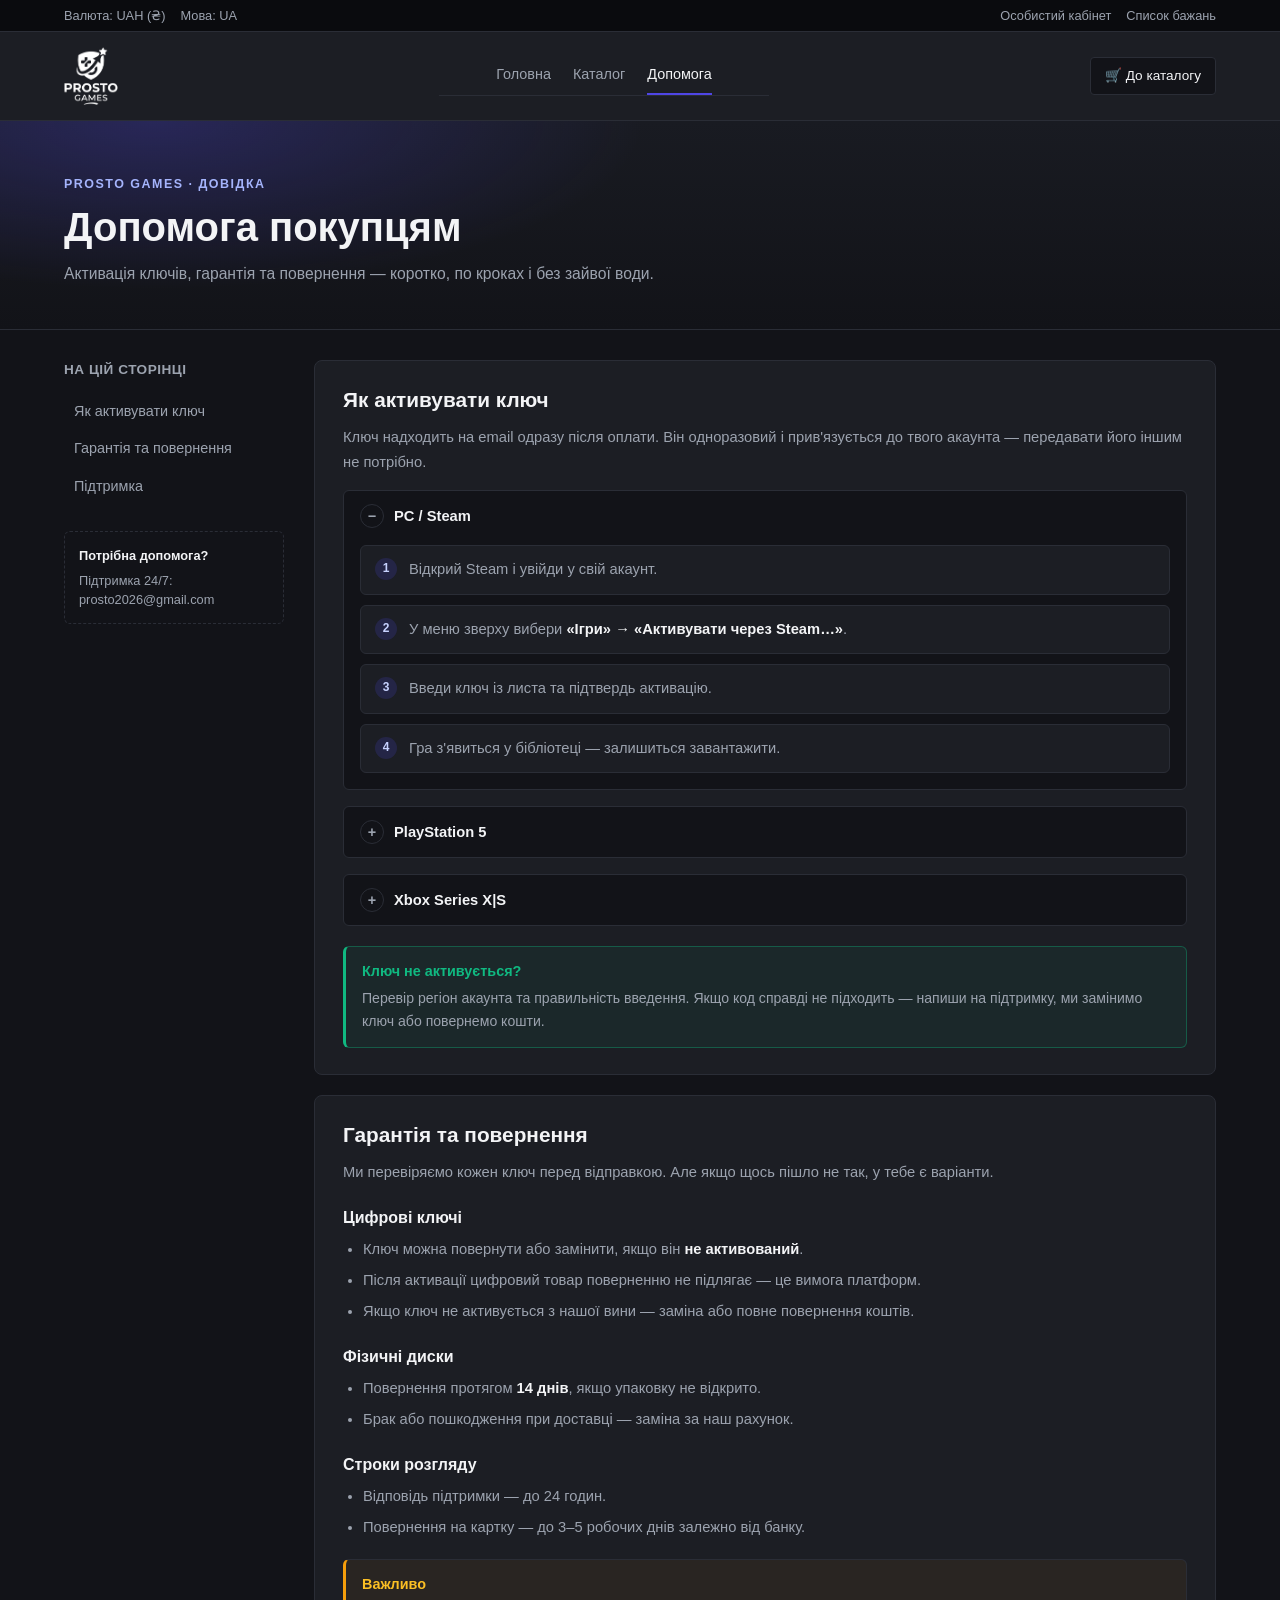
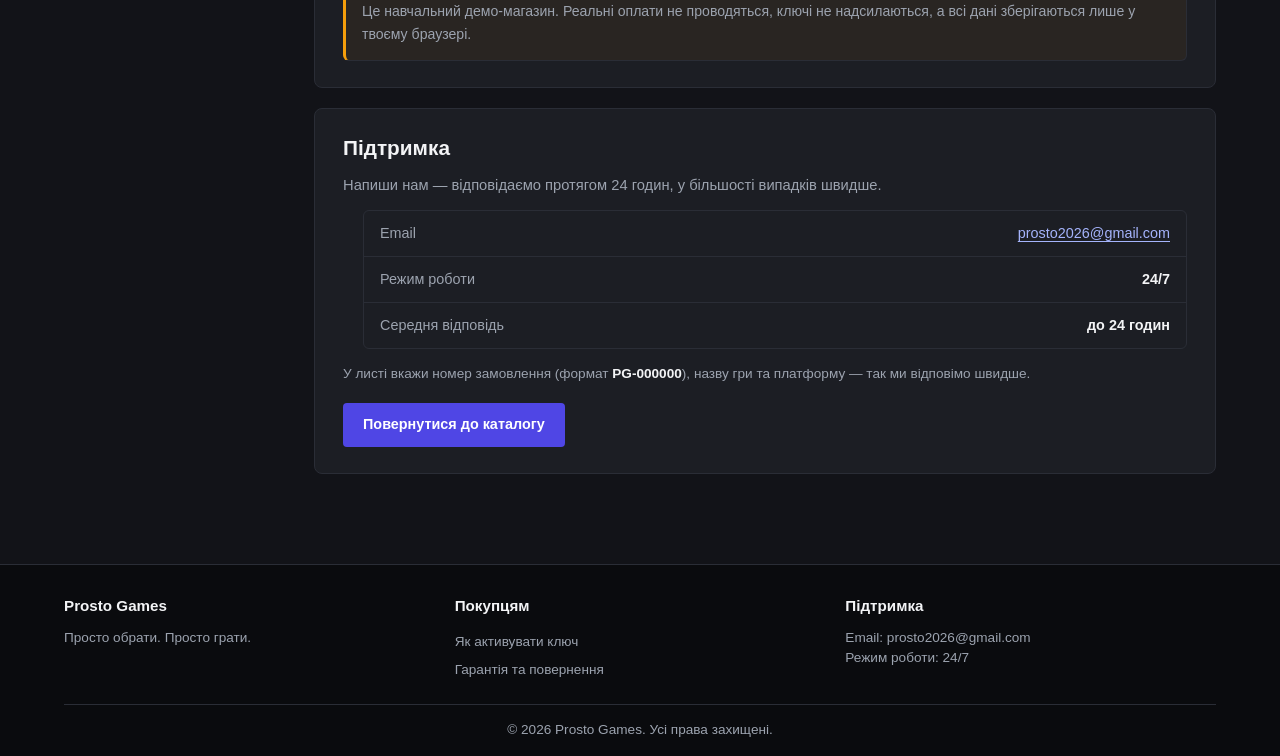
<file: info.html>
<!DOCTYPE html>
<html lang="uk">
<head>
    <meta charset="UTF-8">
    <meta name="viewport" content="width=device-width, initial-scale=1.0">
    <title>Допомога покупцям — Prosto Games</title>
    <meta name="description" content="Prosto Games: як активувати ключ Steam, PlayStation 5 та Xbox, умови гарантії, повернення коштів і контакти підтримки.">
    <meta name="theme-color" content="#121318">
    <link rel="icon" href="data:image/svg+xml,%3Csvg xmlns='http://www.w3.org/2000/svg' viewBox='0 0 64 64'%3E%3Crect width='64' height='64' rx='14' fill='%23121318'/%3E%3Cpath d='M14 14h36v24c0 9-18 14-18 14S14 47 14 38z' fill='none' stroke='%234f46e5' stroke-width='4'/%3E%3C/svg%3E">
    <link rel="stylesheet" href="style.css">
</head>
<body class="info-page">

    <div class="top-bar">
        <div>
            <span>Валюта: UAH (₴)</span>
            <span>Мова: UA</span>
        </div>
        <div>
            <a href="index.html#cabinet">Особистий кабінет</a>
            <a href="index.html#wishlist">Список бажань</a>
        </div>
    </div>

    <header class="page-header">
        <a class="logo-box" href="index.html" aria-label="Prosto Games — на головну">
            <img class="logo-img" src="assets/logo.png" alt="" width="477" height="512">
        </a>

        <nav class="page-nav" aria-label="Навігація сторінкою">
            <a href="index.html">Головна</a>
            <a href="index.html#catalog">Каталог</a>
            <a href="info.html" aria-current="page">Допомога</a>
        </nav>

        <a class="cart-btn" href="index.html#catalog">🛒 До каталогу</a>
    </header>

    <section class="info-hero">
        <div class="info-hero__inner">
            <p class="info-eyebrow">Prosto Games · Довідка</p>
            <h1>Допомога покупцям</h1>
            <p>Активація ключів, гарантія та повернення — коротко, по кроках і без зайвої води.</p>
        </div>
    </section>

    <div class="main-container info-container">

        <aside class="sidebar info-sidebar">
            <h2>На цій сторінці</h2>
            <ul>
                <li><a href="#activation">Як активувати ключ</a></li>
                <li><a href="#returns">Гарантія та повернення</a></li>
                <li><a href="#support">Підтримка</a></li>
            </ul>

            <div class="sidebar-note">
                <strong>Потрібна допомога?</strong>
                <p>Підтримка 24/7: <a href="mailto:prosto2026@gmail.com">prosto2026@gmail.com</a></p>
            </div>
        </aside>

        <main class="info-main">

            <section class="info-card" id="activation">
                <h2>Як активувати ключ</h2>
                <p>Ключ надходить на email одразу після оплати. Він одноразовий і прив'язується до твого акаунта — передавати його іншим не потрібно.</p>

                <details class="info-acc" open>
                    <summary>PC / Steam</summary>
                    <ol class="steps">
                        <li>Відкрий Steam і увійди у свій акаунт.</li>
                        <li>У меню зверху вибери <strong>«Ігри» → «Активувати через Steam…»</strong>.</li>
                        <li>Введи ключ із листа та підтвердь активацію.</li>
                        <li>Гра з'явиться у бібліотеці — залишиться завантажити.</li>
                    </ol>
                </details>

                <details class="info-acc">
                    <summary>PlayStation 5</summary>
                    <ol class="steps">
                        <li>Увійди в акаунт PlayStation на консолі.</li>
                        <li>Відкрий <strong>PlayStation Store → «Погасити код»</strong>.</li>
                        <li>Введи 12-значний код із листа.</li>
                        <li>Підтвердь завантаження гри або DLC.</li>
                    </ol>
                </details>

                <details class="info-acc">
                    <summary>Xbox Series X|S</summary>
                    <ol class="steps">
                        <li>Увійди в акаунт Microsoft на консолі або в застосунку Xbox.</li>
                        <li>Відкрий <strong>Microsoft Store → «Погасити код»</strong>.</li>
                        <li>Введи 25-значний код із листа.</li>
                        <li>Гра з'явиться у розділі «Бібліотека».</li>
                    </ol>
                </details>

                <div class="info-notice">
                    <strong>Ключ не активується?</strong>
                    <p>Перевір регіон акаунта та правильність введення. Якщо код справді не підходить — напиши на підтримку, ми замінимо ключ або повернемо кошти.</p>
                </div>
            </section>

            <section class="info-card" id="returns">
                <h2>Гарантія та повернення</h2>
                <p>Ми перевіряємо кожен ключ перед відправкою. Але якщо щось пішло не так, у тебе є варіанти.</p>

                <h3>Цифрові ключі</h3>
                <ul>
                    <li>Ключ можна повернути або замінити, якщо він <strong>не активований</strong>.</li>
                    <li>Після активації цифровий товар поверненню не підлягає — це вимога платформ.</li>
                    <li>Якщо ключ не активується з нашої вини — заміна або повне повернення коштів.</li>
                </ul>

                <h3>Фізичні диски</h3>
                <ul>
                    <li>Повернення протягом <strong>14 днів</strong>, якщо упаковку не відкрито.</li>
                    <li>Брак або пошкодження при доставці — заміна за наш рахунок.</li>
                </ul>

                <h3>Строки розгляду</h3>
                <ul>
                    <li>Відповідь підтримки — до 24 годин.</li>
                    <li>Повернення на картку — до 3–5 робочих днів залежно від банку.</li>
                </ul>

                <div class="info-notice info-notice--muted">
                    <strong>Важливо</strong>
                    <p>Це навчальний демо-магазин. Реальні оплати не проводяться, ключі не надсилаються, а всі дані зберігаються лише у твоєму браузері.</p>
                </div>
            </section>

            <section class="info-card" id="support">
                <h2>Підтримка</h2>
                <p>Напиши нам — відповідаємо протягом 24 годин, у більшості випадків швидше.</p>

                <ul class="contact-list">
                    <li><span>Email</span><a href="mailto:prosto2026@gmail.com">prosto2026@gmail.com</a></li>
                    <li><span>Режим роботи</span><strong>24/7</strong></li>
                    <li><span>Середня відповідь</span><strong>до 24 годин</strong></li>
                </ul>

                <p class="info-hint">У листі вкажи номер замовлення (формат <strong>PG-000000</strong>), назву гри та платформу — так ми відповімо швидше.</p>

                <a class="btn-primary info-cta" href="index.html#catalog">Повернутися до каталогу</a>
            </section>

        </main>
    </div>

    <footer>
        <div class="footer-cols">
            <div>
                <h3>Prosto Games</h3>
                <p>Просто обрати. Просто грати.</p>
            </div>
            <div>
                <h3>Покупцям</h3>
                <p><a href="info.html#activation">Як активувати ключ</a></p>
                <p><a href="info.html#returns">Гарантія та повернення</a></p>
            </div>
            <div>
                <h3>Підтримка</h3>
                <p>Email: prosto2026@gmail.com</p>
                <p>Режим роботи: 24/7</p>
            </div>
        </div>
        <div class="footer-bottom">
            <p>&copy; 2026 Prosto Games. Усі права захищені.</p>
        </div>
    </footer>

</body>
</html>
</file>
<file: style.css>
:root {
    --bg-color: #121318;
    --card-bg: #1c1e24;
    --border: #2a2d36;
    --primary: #4f46e5;
    --primary-hover: #4338ca;
    --text-main: #f3f4f6;
    --text-muted: #9ca3af;
    --accent-green: #10b981;
}

* {
    margin: 0;
    padding: 0;
    box-sizing: border-box;
    font-family: -apple-system, BlinkMacSystemFont, "Segoe UI", Roboto, sans-serif;
}

body {
    background-color: var(--bg-color);
    color: var(--text-main);
    line-height: 1.5;
}

a {
    color: inherit;
    text-decoration: none;
}


.top-bar {
    background: #0a0b0e;
    padding: 6px 5%;
    display: flex;
    justify-content: space-between;
    font-size: 0.8rem;
    color: var(--text-muted);
    border-bottom: 1px solid var(--border);
}

.top-bar div {
    display: flex;
    gap: 15px;
}


header {
    background: var(--card-bg);
    padding: 15px 5%;
    display: flex;
    align-items: center;
    justify-content: space-between;
    gap: 20px;
    border-bottom: 1px solid var(--border);
    flex-wrap: wrap;
}

.logo-box {
    display: flex;
    align-items: center;
    flex: 0 0 auto;
    cursor: pointer;
}

.logo-img {
    display: block;
    height: 58px;
    width: auto;
}

.search-box {
    display: flex;
    flex: 1;
    max-width: 500px;
    background: var(--bg-color);
    border: 1px solid var(--border);
    border-radius: 4px;
    overflow: hidden;
}

.search-box select, 
.search-box input, 
.search-box button {
    border: none;
    outline: none;
    padding: 8px 12px;
    background: transparent;
    color: var(--text-main);
}

.search-box select {
    background: #181a20;
    color: var(--text-muted);
    border-right: 1px solid var(--border);
    cursor: pointer;
}

.search-box input {
    flex: 1;
}

.search-box button {
    background: var(--primary);
    color: white;
    cursor: pointer;
    font-weight: 600;
}

.search-box button:hover {
    background: var(--primary-hover);
}

.cart-btn {
    background: var(--bg-color);
    border: 1px solid var(--border);
    color: var(--text-main);
    padding: 8px 14px;
    border-radius: 4px;
    cursor: pointer;
    display: flex;
    align-items: center;
    gap: 10px;
    font-size: 0.85rem;
}

.cart-btn span {
    color: var(--accent-green);
    font-weight: 600;
}


.hero-banner {
    width: 100%;
    height: 320px;
    background: linear-gradient(rgba(18, 19, 24, 0.3), rgba(18, 19, 24, 0.95)),
                url('https://images.unsplash.com/photo-1542751371-adc38448a05e?auto=format&fit=crop&w=1600&q=80') center/cover no-repeat;
    display: flex;
    align-items: flex-end;
    padding: 40px 5%;
    border-bottom: 1px solid var(--border);
}

.hero-text h1 {
    font-size: 2rem;
    margin-bottom: 8px;
}

.hero-text p {
    color: var(--text-muted);
    margin-bottom: 15px;
}

.btn-primary {
    display: inline-block;
    background: var(--primary);
    color: white;
    padding: 10px 20px;
    border-radius: 4px;
    font-weight: 600;
    border: none;
    cursor: pointer;
}

.btn-primary:hover {
    background: var(--primary-hover);
}


nav {
    background: var(--card-bg);
    padding: 0 5%;
    border-bottom: 1px solid var(--border);
}

nav ul {
    display: flex;
    list-style: none;
    gap: 20px;
    overflow-x: auto;
}

nav a {
    display: block;
    padding: 12px 0;
    font-size: 0.9rem;
    color: var(--text-muted);
    font-weight: 500;
}

nav a:hover, nav a.active {
    color: var(--text-main);
    border-bottom: 2px solid var(--primary);
}


.main-container {
    padding: 30px 5%;
    display: grid;
    grid-template-columns: 220px minmax(0, 1fr);
    gap: 30px;
}

.main-container > main {
    min-width: 0;
}

@media (max-width: 768px) {
    .main-container {
        grid-template-columns: 1fr;
    }
}

/* SIDEBAR */
.sidebar h2 {
    font-size: 0.85rem;
    font-weight: 700;
    margin-bottom: 12px;
    color: var(--text-muted);
    text-transform: uppercase;
    letter-spacing: 0.5px;
}

.sidebar ul {
    list-style: none;
    margin-bottom: 25px;
}

.sidebar li a {
    display: block;
    padding: 8px 10px;
    border-radius: 4px;
    font-size: 0.9rem;
    color: var(--text-muted);
}

.sidebar li a:hover {
    background: var(--card-bg);
    color: var(--text-main);
}

/* CATALOG GRID */
.catalog-header {
    display: flex;
    justify-content: space-between;
    align-items: center;
    margin-bottom: 20px;
}

.catalog-header span {
    color: var(--text-muted);
    font-size: 0.9rem;
}

.catalog-grid {
    display: grid;
    grid-template-columns: repeat(auto-fill, minmax(200px, 1fr));
    gap: 20px;
}

.game-card {
    background: var(--card-bg);
    border: 1px solid var(--border);
    border-radius: 6px;
    overflow: hidden;
    display: flex;
    flex-direction: column;
}

.game-card img {
    width: 100%;
    height: 240px;
    object-fit: cover;
    background: #181a20;
}

.game-details {
    padding: 12px;
    display: flex;
    flex-direction: column;
    flex: 1;
}

.game-tag {
    font-size: 0.75rem;
    color: #818cf8;
    font-weight: 600;
    margin-bottom: 4px;
}

.game-title {
    font-size: 0.95rem;
    font-weight: 600;
    margin-bottom: 8px;
    flex: 1;
}

.game-price {
    display: flex;
    align-items: center;
    gap: 8px;
    margin-bottom: 12px;
    font-size: 0.9rem;
}

.price-new {
    font-weight: 700;
    color: var(--accent-green);
}

.price-old {
    text-decoration: line-through;
    color: var(--text-muted);
    font-size: 0.8rem;
}

.btn-buy {
    width: 100%;
    padding: 8px;
    background: var(--bg-color);
    border: 1px solid var(--border);
    color: var(--text-main);
    border-radius: 4px;
    cursor: pointer;
    font-weight: 500;
}

.btn-buy:hover {
    background: var(--primary);
    border-color: var(--primary);
}


footer {
    background: #0a0b0e;
    padding: 30px 5% 15px;
    border-top: 1px solid var(--border);
    margin-top: 40px;
    font-size: 0.85rem;
    color: var(--text-muted);
}

.footer-cols {
    display: grid;
    grid-template-columns: repeat(auto-fit, minmax(200px, 1fr));
    gap: 20px;
    margin-bottom: 20px;
}

.footer-cols h3 {
    color: var(--text-main);
    margin-bottom: 10px;
    font-size: 0.95rem;
}

.footer-cols p a {
    display: inline-block;
    padding: 4px 0;
}

.footer-bottom {
    text-align: center;
    padding-top: 15px;
    border-top: 1px solid var(--border);
}

/* =========================================================
   ДОПОВНЕНО: інтерактив (кошик, список бажань, модалки)
   ========================================================= */

[hidden] {
    display: none !important;
}

.visually-hidden {
    position: absolute;
    width: 1px;
    height: 1px;
    padding: 0;
    margin: -1px;
    overflow: hidden;
    clip: rect(0 0 0 0);
    white-space: nowrap;
    border: 0;
}

:focus-visible {
    outline: 2px solid #818cf8;
    outline-offset: 2px;
}

body.no-scroll {
    overflow: hidden;
}

/* ---------- Логотип-посилання ---------- */

.logo-box {
    transition: opacity 0.2s ease;
}

.logo-box:hover {
    opacity: 0.85;
}

/* ---------- Пошук і кнопки ---------- */

.search-box:focus-within {
    border-color: var(--primary);
    box-shadow: 0 0 0 3px rgba(79, 70, 229, 0.15);
}

.search-box select,
.search-box input,
.search-box button {
    font-family: inherit;
    font-size: 0.9rem;
}

.cart-btn {
    font-family: inherit;
    font-size: 0.85rem;
    transition: border-color 0.2s ease, background 0.2s ease;
}

.cart-btn:hover {
    border-color: var(--primary);
    background: #1a1c28;
}

.cart-btn span {
    display: inline-grid;
    place-items: center;
    min-width: 22px;
    height: 22px;
    padding: 0 6px;
    border-radius: 999px;
    background: rgba(16, 185, 129, 0.12);
    transition: transform 0.2s ease;
}

.cart-btn span.is-bumping,
.top-bar span.is-bumping {
    animation: badge-bump 0.4s ease;
}

@keyframes badge-bump {
    0% { transform: scale(1); }
    40% { transform: scale(1.35); }
    100% { transform: scale(1); }
}

/* ---------- Навігація / сайдбар: активний стан ---------- */

nav a {
    transition: color 0.2s ease, border-color 0.2s ease;
}

.sidebar li a.is-active {
    background: rgba(79, 70, 229, 0.14);
    color: var(--text-main);
    box-shadow: inset 2px 0 0 var(--primary);
}

.sidebar-note {
    margin-top: 10px;
    padding: 14px;
    border: 1px dashed var(--border);
    border-radius: 6px;
    font-size: 0.8rem;
    color: var(--text-muted);
}

.sidebar-note strong {
    display: block;
    color: var(--text-main);
    margin-bottom: 6px;
}

/* ---------- Панель каталогу ---------- */

.catalog-header {
    gap: 16px;
    flex-wrap: wrap;
}

.catalog-header h2 {
    font-size: 1.35rem;
}

.catalog-tools {
    display: flex;
    align-items: center;
    gap: 10px;
    margin-left: auto;
}

.catalog-tools select {
    padding: 8px 12px;
    border-radius: 4px;
    border: 1px solid var(--border);
    background: var(--card-bg);
    color: var(--text-main);
    font-family: inherit;
    font-size: 0.85rem;
    cursor: pointer;
}

.btn-reset {
    padding: 8px 14px;
    border-radius: 4px;
    border: 1px solid var(--border);
    background: transparent;
    color: var(--text-muted);
    font-family: inherit;
    font-size: 0.85rem;
    cursor: pointer;
    transition: color 0.2s ease, border-color 0.2s ease;
}

.btn-reset:hover {
    color: var(--text-main);
    border-color: var(--primary);
}

/* ---------- Перемикач вигляду ---------- */

.view-toggle {
    display: flex;
    gap: 2px;
    padding: 3px;
    border: 1px solid var(--border);
    border-radius: 6px;
    background: var(--bg-color);
}

.view-btn {
    padding: 6px 10px;
    border: 0;
    border-radius: 4px;
    background: transparent;
    color: var(--text-muted);
    font-family: inherit;
    font-size: 0.78rem;
    cursor: pointer;
    transition: background 0.2s ease, color 0.2s ease;
}

.view-btn:hover {
    color: var(--text-main);
}

.view-btn.is-active {
    background: var(--primary);
    color: #fff;
}

/* ---------- Слайдер ---------- */

.catalog-grid.is-slider {
    display: flex;
    flex-wrap: nowrap;
    gap: 16px;
    overflow-x: auto;
    scroll-snap-type: x mandatory;
    scroll-behavior: smooth;
    scroll-padding-left: 2px;
    padding-bottom: 12px;
    scrollbar-width: none;
    outline-offset: 4px;
}

.catalog-grid.is-slider::-webkit-scrollbar {
    display: none;
}

.catalog-grid.is-slider .game-card {
    flex: 0 0 clamp(230px, 26vw, 280px);
    scroll-snap-align: start;
}

.catalog-grid.is-slider .game-card img {
    height: 290px;
}

.slider-controls {
    display: flex;
    align-items: center;
    justify-content: center;
    flex-wrap: wrap;
    gap: 10px;
    margin-top: 18px;
}

.slider-arrow {
    flex: 0 0 38px;
    width: 38px;
    height: 38px;
    display: grid;
    place-items: center;
    border: 1px solid var(--border);
    border-radius: 50%;
    background: var(--card-bg);
    color: var(--text-main);
    font-family: inherit;
    font-size: 1.35rem;
    line-height: 1;
    cursor: pointer;
    transition: border-color 0.2s ease, background 0.2s ease, opacity 0.2s ease;
}

.slider-arrow:hover:not(:disabled) {
    border-color: var(--primary);
    background: rgba(79, 70, 229, 0.14);
}

.slider-arrow:disabled {
    opacity: 0.35;
    cursor: not-allowed;
}

.slider-dots {
    display: flex;
    align-items: center;
    gap: 2px;
}

.slider-dot {
    position: relative;
    width: 24px;
    height: 24px;
    padding: 0;
    border: 0;
    background: transparent;
    cursor: pointer;
}

.slider-dot::before {
    content: "";
    position: absolute;
    top: 50%;
    left: 50%;
    width: 7px;
    height: 7px;
    border-radius: 999px;
    background: var(--border);
    transform: translate(-50%, -50%);
    transition: width 0.22s ease, background 0.22s ease;
}

.slider-dot:hover::before {
    background: var(--text-muted);
}

.slider-dot.is-active::before {
    width: 20px;
    background: var(--primary);
}

/* ---------- Картка гри ---------- */

.game-card {
    transition: transform 0.25s ease, border-color 0.25s ease, box-shadow 0.25s ease;
}

.game-card:hover {
    transform: translateY(-4px);
    border-color: rgba(79, 70, 229, 0.55);
    box-shadow: 0 18px 36px -22px rgba(0, 0, 0, 0.9);
}

.game-card__media {
    position: relative;
    overflow: hidden;
    background: #181a20;
}

.game-card__view {
    display: block;
    width: 100%;
    padding: 0;
    border: 0;
    background: none;
    cursor: pointer;
}

.game-card img {
    height: 240px;
    display: block;
    transition: transform 0.4s ease, opacity 0.3s ease;
}

.game-card:hover .game-card__media img {
    transform: scale(1.05);
}

.game-card img.is-placeholder {
    object-fit: contain;
    padding: 18px;
}

.discount-badge {
    position: absolute;
    top: 10px;
    left: 10px;
    padding: 4px 8px;
    border-radius: 4px;
    background: #dc2626;
    color: #fff;
    font-size: 0.72rem;
    font-weight: 700;
    letter-spacing: 0.02em;
    pointer-events: none;
}

.new-badge {
    position: absolute;
    top: 10px;
    left: 10px;
    padding: 4px 8px;
    border-radius: 4px;
    background: var(--accent-green);
    color: #052e1c;
    font-size: 0.72rem;
    font-weight: 700;
    pointer-events: none;
}

.discount-badge + .new-badge {
    top: 42px;
}

.discount-badge--inline {
    position: static;
    display: inline-block;
}

.wish-btn {
    position: absolute;
    top: 10px;
    right: 10px;
    width: 34px;
    height: 34px;
    display: grid;
    place-items: center;
    border: 1px solid rgba(255, 255, 255, 0.16);
    border-radius: 50%;
    background: rgba(10, 11, 14, 0.72);
    backdrop-filter: blur(6px);
    color: #fff;
    font-size: 1rem;
    line-height: 1;
    cursor: pointer;
    transition: transform 0.2s ease, background 0.2s ease, color 0.2s ease;
}

.wish-btn:hover {
    transform: scale(1.1);
    background: rgba(220, 38, 38, 0.85);
    border-color: transparent;
}

.wish-btn.is-active {
    background: #dc2626;
    border-color: transparent;
    color: #fff;
}

.game-meta {
    display: flex;
    align-items: center;
    gap: 8px;
    flex-wrap: wrap;
    margin-bottom: 4px;
}

.genre-tag {
    font-size: 0.7rem;
    padding: 2px 7px;
    border-radius: 999px;
    border: 1px solid var(--border);
    color: var(--text-muted);
}

.game-title {
    margin-bottom: 6px;
    line-height: 1.3;
}

.title-link {
    padding: 0;
    border: 0;
    background: none;
    color: inherit;
    font: inherit;
    text-align: left;
    cursor: pointer;
    transition: color 0.2s ease;
}

.title-link:hover {
    color: #a5b4fc;
}

.game-rating {
    margin-bottom: 8px;
    font-size: 0.8rem;
    color: #fbbf24;
}

.game-rating span {
    margin-right: 2px;
}

.btn-buy {
    font-family: inherit;
    font-size: 0.85rem;
    transition: background 0.2s ease, border-color 0.2s ease, color 0.2s ease;
}

.btn-buy.in-cart {
    background: rgba(16, 185, 129, 0.12);
    border-color: rgba(16, 185, 129, 0.55);
    color: var(--accent-green);
}

/* ---------- Порожній стан ---------- */

.empty-state {
    padding: 60px 20px;
    text-align: center;
    border: 1px dashed var(--border);
    border-radius: 8px;
    color: var(--text-muted);
}

.empty-state__icon {
    font-size: 2.4rem;
    margin-bottom: 12px;
}

.empty-state h3 {
    color: var(--text-main);
    margin-bottom: 8px;
}

.empty-state p {
    margin-bottom: 18px;
    font-size: 0.9rem;
}

/* ---------- Оверлей ---------- */

.overlay {
    position: fixed;
    inset: 0;
    z-index: 110;
    background: rgba(5, 6, 9, 0.66);
    backdrop-filter: blur(3px);
    animation: fade-in 0.2s ease;
}

@keyframes fade-in {
    from { opacity: 0; }
    to { opacity: 1; }
}

/* ---------- Кошик ---------- */

.cart-drawer {
    position: fixed;
    top: 0;
    right: 0;
    z-index: 120;
    display: flex;
    flex-direction: column;
    width: min(400px, 100%);
    height: 100dvh;
    background: var(--card-bg);
    border-left: 1px solid var(--border);
    transform: translateX(105%);
    transition: transform 0.3s cubic-bezier(0.2, 0.7, 0.2, 1);
    box-shadow: -30px 0 60px -40px #000;
}

.cart-drawer.is-open {
    transform: translateX(0);
}

.cart-drawer__head {
    display: flex;
    align-items: center;
    justify-content: space-between;
    gap: 12px;
    padding: 18px 20px;
    border-bottom: 1px solid var(--border);
}

.cart-drawer__head h2 {
    font-size: 1.15rem;
}

.icon-btn {
    width: 34px;
    height: 34px;
    display: grid;
    place-items: center;
    border: 1px solid var(--border);
    border-radius: 50%;
    background: transparent;
    color: var(--text-muted);
    font-family: inherit;
    font-size: 0.85rem;
    cursor: pointer;
    transition: color 0.2s ease, border-color 0.2s ease, background 0.2s ease;
}

.icon-btn:hover {
    color: var(--text-main);
    border-color: var(--primary);
    background: rgba(79, 70, 229, 0.12);
}

.cart-drawer__body {
    flex: 1;
    overflow-y: auto;
    padding: 16px 20px;
    display: flex;
    flex-direction: column;
    gap: 14px;
    scrollbar-width: thin;
}

.cart-empty {
    margin: auto;
    text-align: center;
    color: var(--text-muted);
}

.cart-empty__icon {
    font-size: 2.2rem;
    margin-bottom: 10px;
}

.cart-empty h3 {
    color: var(--text-main);
    margin-bottom: 6px;
    font-size: 1rem;
}

.cart-empty p {
    font-size: 0.85rem;
}

.cart-item {
    display: grid;
    grid-template-columns: 64px 1fr auto;
    gap: 12px;
    padding-bottom: 14px;
    border-bottom: 1px solid var(--border);
}

.cart-item:last-child {
    border-bottom: 0;
    padding-bottom: 0;
}

.cart-item__img {
    width: 64px;
    height: 84px;
    object-fit: cover;
    border-radius: 4px;
    background: #181a20;
}

.cart-item__info h3 {
    font-size: 0.88rem;
    margin-bottom: 2px;
    line-height: 1.3;
}

.cart-item__info > span {
    display: block;
    font-size: 0.72rem;
    color: var(--text-muted);
    margin-bottom: 8px;
}

.cart-item__controls {
    display: flex;
    align-items: center;
    gap: 8px;
}

.qty-btn {
    width: 26px;
    height: 26px;
    display: grid;
    place-items: center;
    border: 1px solid var(--border);
    border-radius: 4px;
    background: var(--bg-color);
    color: var(--text-main);
    font-family: inherit;
    font-size: 0.9rem;
    cursor: pointer;
    transition: border-color 0.2s ease;
}

.qty-btn:hover {
    border-color: var(--primary);
}

.qty-value {
    min-width: 18px;
    text-align: center;
    font-size: 0.85rem;
    font-weight: 600;
}

.remove-btn {
    margin-left: 4px;
    padding: 0;
    border: 0;
    background: none;
    color: var(--text-muted);
    font-family: inherit;
    font-size: 0.75rem;
    text-decoration: underline;
    cursor: pointer;
    transition: color 0.2s ease;
}

.remove-btn:hover {
    color: #f87171;
}

.cart-item__price {
    font-size: 0.85rem;
    font-weight: 700;
    white-space: nowrap;
    color: var(--accent-green);
}

.cart-drawer__foot {
    padding: 18px 20px 22px;
    border-top: 1px solid var(--border);
    background: #181a21;
}

.cart-total {
    display: flex;
    align-items: center;
    justify-content: space-between;
    margin-bottom: 14px;
    font-size: 0.9rem;
    color: var(--text-muted);
}

.cart-total strong {
    font-size: 1.25rem;
    color: var(--text-main);
}

.btn-checkout {
    width: 100%;
    padding: 12px;
    border: 0;
    border-radius: 4px;
    background: var(--primary);
    color: #fff;
    font-family: inherit;
    font-size: 0.92rem;
    font-weight: 600;
    cursor: pointer;
    transition: background 0.2s ease, opacity 0.2s ease;
}

.btn-checkout:hover:not(:disabled) {
    background: var(--primary-hover);
}

.btn-checkout:disabled {
    opacity: 0.45;
    cursor: not-allowed;
}

.cart-note {
    margin-top: 10px;
    font-size: 0.72rem;
    color: var(--text-muted);
    text-align: center;
}

/* ---------- Модальне вікно ---------- */

.modal {
    position: fixed;
    inset: 0;
    z-index: 130;
    display: grid;
    place-items: center;
    padding: 20px;
    background: rgba(5, 6, 9, 0.72);
    backdrop-filter: blur(4px);
    animation: fade-in 0.2s ease;
}

.modal__box {
    position: relative;
    width: min(760px, 100%);
    max-height: 90dvh;
    overflow-y: auto;
    padding: 26px;
    border: 1px solid var(--border);
    border-radius: 8px;
    background: var(--card-bg);
    box-shadow: 0 40px 80px -40px #000;
    animation: modal-in 0.25s cubic-bezier(0.2, 0.7, 0.2, 1);
}

@keyframes modal-in {
    from { opacity: 0; transform: translateY(14px) scale(0.98); }
    to { opacity: 1; transform: none; }
}

.modal__close {
    position: absolute;
    top: 14px;
    right: 14px;
    z-index: 2;
}

.game-modal {
    display: grid;
    grid-template-columns: 0.85fr 1.15fr;
    gap: 24px;
    align-items: start;
}

.game-modal__media img {
    width: 100%;
    border-radius: 6px;
    background: #181a20;
    object-fit: cover;
}

.game-modal__info h2 {
    margin: 6px 40px 8px 0;
    font-size: 1.45rem;
    line-height: 1.2;
}

.game-modal__info p {
    color: var(--text-muted);
    font-size: 0.9rem;
    margin-bottom: 14px;
}

.game-modal__actions {
    display: flex;
    flex-wrap: wrap;
    gap: 10px;
    margin-bottom: 12px;
}

.game-modal__actions .btn-buy {
    width: auto;
    padding: 10px 18px;
}

.btn-ghost {
    padding: 10px 16px;
    border: 1px solid var(--border);
    border-radius: 4px;
    background: transparent;
    color: var(--text-main);
    font-family: inherit;
    font-size: 0.85rem;
    cursor: pointer;
    transition: border-color 0.2s ease, color 0.2s ease;
}

.btn-ghost:hover {
    border-color: #dc2626;
    color: #f87171;
}

.modal-muted {
    font-size: 0.78rem !important;
    color: var(--text-muted);
    margin-bottom: 0 !important;
}

.modal-success {
    text-align: center;
    padding: 12px 6px 4px;
}

.modal-success__icon {
    width: 56px;
    height: 56px;
    margin: 0 auto 16px;
    display: grid;
    place-items: center;
    border-radius: 50%;
    background: rgba(16, 185, 129, 0.14);
    border: 1px solid rgba(16, 185, 129, 0.5);
    color: var(--accent-green);
    font-size: 1.5rem;
}

.modal-success h2 {
    margin-bottom: 10px;
}

.modal-success p {
    color: var(--text-muted);
    font-size: 0.9rem;
    margin-bottom: 8px;
}

.modal-success .btn-primary {
    margin-top: 14px;
    font-family: inherit;
}

.modal-cabinet h2 {
    margin-bottom: 6px;
}

.cabinet-rows {
    margin: 18px 0 22px;
    border: 1px solid var(--border);
    border-radius: 6px;
    overflow: hidden;
}

.cabinet-rows > div {
    display: flex;
    justify-content: space-between;
    gap: 16px;
    padding: 11px 14px;
    font-size: 0.88rem;
    border-bottom: 1px solid var(--border);
}

.cabinet-rows > div:last-child {
    border-bottom: 0;
}

.cabinet-rows span {
    color: var(--text-muted);
}

.modal-cabinet .btn-primary {
    font-family: inherit;
}

/* ---------- Повідомлення ---------- */

.toasts {
    position: fixed;
    right: 18px;
    bottom: 18px;
    z-index: 140;
    display: flex;
    flex-direction: column;
    gap: 8px;
    max-width: min(340px, calc(100vw - 36px));
    pointer-events: none;
}

.toast {
    display: flex;
    align-items: center;
    gap: 10px;
    padding: 11px 14px;
    border: 1px solid var(--border);
    border-left: 3px solid var(--primary);
    border-radius: 5px;
    background: #1b1d24;
    color: var(--text-main);
    font-size: 0.84rem;
    box-shadow: 0 16px 36px -20px #000;
    opacity: 0;
    transform: translateX(16px);
    transition: opacity 0.25s ease, transform 0.25s ease;
}

.toast.is-visible {
    opacity: 1;
    transform: translateX(0);
}

.toast--success {
    border-left-color: var(--accent-green);
}

.toast--error {
    border-left-color: #ef4444;
}

.toast__icon {
    flex: 0 0 auto;
    width: 20px;
    height: 20px;
    display: grid;
    place-items: center;
    border-radius: 50%;
    background: rgba(79, 70, 229, 0.18);
    font-size: 0.7rem;
    font-weight: 700;
}

.toast--success .toast__icon {
    background: rgba(16, 185, 129, 0.16);
    color: var(--accent-green);
}

.toast--error .toast__icon {
    background: rgba(239, 68, 68, 0.16);
    color: #f87171;
}

/* ---------- Адаптив ---------- */

@media (max-width: 900px) {
    .game-modal {
        grid-template-columns: 1fr;
    }

    .game-modal__media img {
        max-height: 260px;
    }
}

@media (max-width: 768px) {
    .catalog-tools {
        width: 100%;
        margin-left: 0;
    }

    .catalog-tools select {
        flex: 1;
    }

    .top-bar {
        flex-wrap: wrap;
        gap: 6px;
    }

    .cart-drawer {
        width: 100%;
    }

    .modal {
        padding: 12px;
    }

    .modal__box {
        padding: 22px 18px;
    }
}

@media (max-width: 480px) {
    .hero-banner {
        height: 260px;
        padding: 26px 5%;
    }

    .hero-text h1 {
        font-size: 1.5rem;
    }

    .game-card img {
        height: 200px;
    }

    .toasts {
        left: 12px;
        right: 12px;
        bottom: 12px;
        max-width: none;
    }

    .slider-controls {
        gap: 8px;
    }

    .logo-img {
        height: 46px;
    }

    .slider-dots {
        order: 3;
        flex: 1 0 100%;
        flex-wrap: wrap;
        justify-content: center;
        gap: 0;
    }
}

@media (prefers-reduced-motion: reduce) {
    *,
    *::before,
    *::after {
        animation-duration: 0.01ms !important;
        animation-iteration-count: 1 !important;
        transition-duration: 0.01ms !important;
        scroll-behavior: auto !important;
    }
}
/* =========================================================
   СТОРІНКА ДОПОМОГИ (info.html)
   ========================================================= */

.page-header .cart-btn {
    white-space: nowrap;
}

.page-nav {
    display: flex;
    align-items: center;
    justify-content: center;
    flex-wrap: wrap;
    gap: 22px;
}

.page-nav a {
    padding: 8px 0;
    color: var(--text-muted);
    font-size: 0.9rem;
    font-weight: 500;
    border-bottom: 2px solid transparent;
    transition: color 0.2s ease, border-color 0.2s ease;
}

.page-nav a:hover,
.page-nav a[aria-current="page"] {
    color: var(--text-main);
    border-bottom-color: var(--primary);
}

/* ---------- Обкладинка сторінки ---------- */

.info-hero {
    padding: 54px 5% 44px;
    border-bottom: 1px solid var(--border);
    background:
        radial-gradient(700px 240px at 12% 0%, rgba(79, 70, 229, 0.28), transparent 70%),
        linear-gradient(180deg, #191b22 0%, var(--bg-color) 100%);
}

.info-hero__inner {
    max-width: 760px;
}

.info-eyebrow {
    margin-bottom: 10px;
    color: #a5b4fc;
    font-size: 0.78rem;
    font-weight: 700;
    letter-spacing: 0.12em;
    text-transform: uppercase;
}

.info-hero h1 {
    font-size: clamp(1.7rem, 4vw, 2.5rem);
    line-height: 1.15;
    margin-bottom: 12px;
}

.info-hero p:last-child {
    max-width: 620px;
    color: var(--text-muted);
    font-size: 0.98rem;
}

/* ---------- Контент ---------- */

.info-container {
    align-items: start;
}

.info-main {
    min-width: 0;
}

.info-card {
    padding: 26px 28px;
    margin-bottom: 20px;
    border: 1px solid var(--border);
    border-radius: 8px;
    background: var(--card-bg);
    scroll-margin-top: 24px;
}

.info-card h2 {
    margin-bottom: 12px;
    font-size: 1.3rem;
    line-height: 1.25;
}

.info-card h3 {
    margin: 22px 0 8px;
    font-size: 1rem;
}

.info-card p {
    margin-bottom: 12px;
    color: var(--text-muted);
    font-size: 0.92rem;
    line-height: 1.65;
}

.info-card p:last-child {
    margin-bottom: 0;
}

.info-card ul {
    margin: 0 0 14px 20px;
}

.info-card li {
    margin-bottom: 7px;
    color: var(--text-muted);
    font-size: 0.92rem;
    line-height: 1.6;
}

.info-card li strong,
.info-card p strong {
    color: var(--text-main);
}

.info-card a:not(.btn-primary) {
    color: #a5b4fc;
    text-decoration: underline;
    text-underline-offset: 3px;
}

.info-card a:not(.btn-primary):hover {
    color: #c7d2fe;
}

/* ---------- Акордеон платформ ---------- */

.info-acc {
    margin: 16px 0;
    border: 1px solid var(--border);
    border-radius: 6px;
    background: var(--bg-color);
    overflow: hidden;
}

.info-acc summary {
    display: flex;
    align-items: center;
    gap: 10px;
    padding: 13px 16px;
    color: var(--text-main);
    font-size: 0.92rem;
    font-weight: 600;
    cursor: pointer;
    list-style: none;
    transition: background 0.2s ease;
}

.info-acc summary::-webkit-details-marker {
    display: none;
}

.info-acc summary::before {
    content: "+";
    flex: 0 0 auto;
    width: 22px;
    height: 22px;
    display: grid;
    place-items: center;
    border: 1px solid var(--border);
    border-radius: 50%;
    color: var(--text-muted);
    font-size: 0.9rem;
    line-height: 1;
}

.info-acc[open] summary::before {
    content: "−";
}

.info-acc summary:hover {
    background: rgba(79, 70, 229, 0.1);
}

.info-acc summary:focus-visible {
    outline: 2px solid #818cf8;
    outline-offset: -2px;
}

.info-acc .steps {
    padding: 4px 16px 16px;
}

.steps {
    counter-reset: step;
    display: grid;
    gap: 10px;
    margin: 0;
    padding: 0;
    list-style: none;
}

.steps li {
    position: relative;
    margin: 0;
    padding: 12px 14px 12px 48px;
    border: 1px solid var(--border);
    border-radius: 6px;
    background: var(--card-bg);
    counter-increment: step;
}

.steps li::before {
    content: counter(step);
    position: absolute;
    left: 14px;
    top: 12px;
    width: 22px;
    height: 22px;
    display: grid;
    place-items: center;
    border-radius: 50%;
    background: rgba(79, 70, 229, 0.18);
    color: #c7d2fe;
    font-size: 0.75rem;
    font-weight: 700;
}

/* ---------- Повідомлення ---------- */

.info-notice {
    margin-top: 20px;
    padding: 14px 16px;
    border: 1px solid rgba(16, 185, 129, 0.35);
    border-left: 3px solid var(--accent-green);
    border-radius: 6px;
    background: rgba(16, 185, 129, 0.07);
}

.info-notice strong {
    display: block;
    margin-bottom: 4px;
    color: var(--accent-green);
    font-size: 0.9rem;
}

.info-notice p {
    margin: 0;
    font-size: 0.88rem;
}

.info-notice--muted {
    border-color: var(--border);
    border-left-color: #f59e0b;
    background: rgba(245, 158, 11, 0.06);
}

.info-notice--muted strong {
    color: #fbbf24;
}

/* ---------- Контакти ---------- */

.contact-list {
    margin: 18px 0 16px;
    padding: 0;
    list-style: none;
    border: 1px solid var(--border);
    border-radius: 6px;
    overflow: hidden;
}

.contact-list li {
    display: flex;
    align-items: center;
    justify-content: space-between;
    gap: 16px;
    margin: 0;
    padding: 11px 16px;
    border-bottom: 1px solid var(--border);
    font-size: 0.9rem;
}

.contact-list li:last-child {
    border-bottom: 0;
}

.contact-list span {
    color: var(--text-muted);
}

.contact-list strong {
    color: var(--text-main);
}

.info-hint {
    font-size: 0.85rem !important;
}

.info-cta {
    display: inline-block;
    margin-top: 6px;
    padding: 11px 20px;
    border-radius: 4px;
    font-size: 0.9rem;
    font-weight: 600;
    transition: background 0.2s ease;
}

.info-cta:hover {
    background: var(--primary-hover);
}

/* ---------- Адаптив ---------- */

@media (max-width: 900px) {
    .page-nav {
        order: 3;
        flex: 1 0 100%;
        justify-content: flex-start;
        gap: 18px;
    }
}

@media (max-width: 768px) {
    .info-card {
        padding: 22px 18px;
    }

    .info-hero {
        padding: 38px 5% 32px;
    }

    .info-sidebar {
        display: none;
    }
}
</file>
